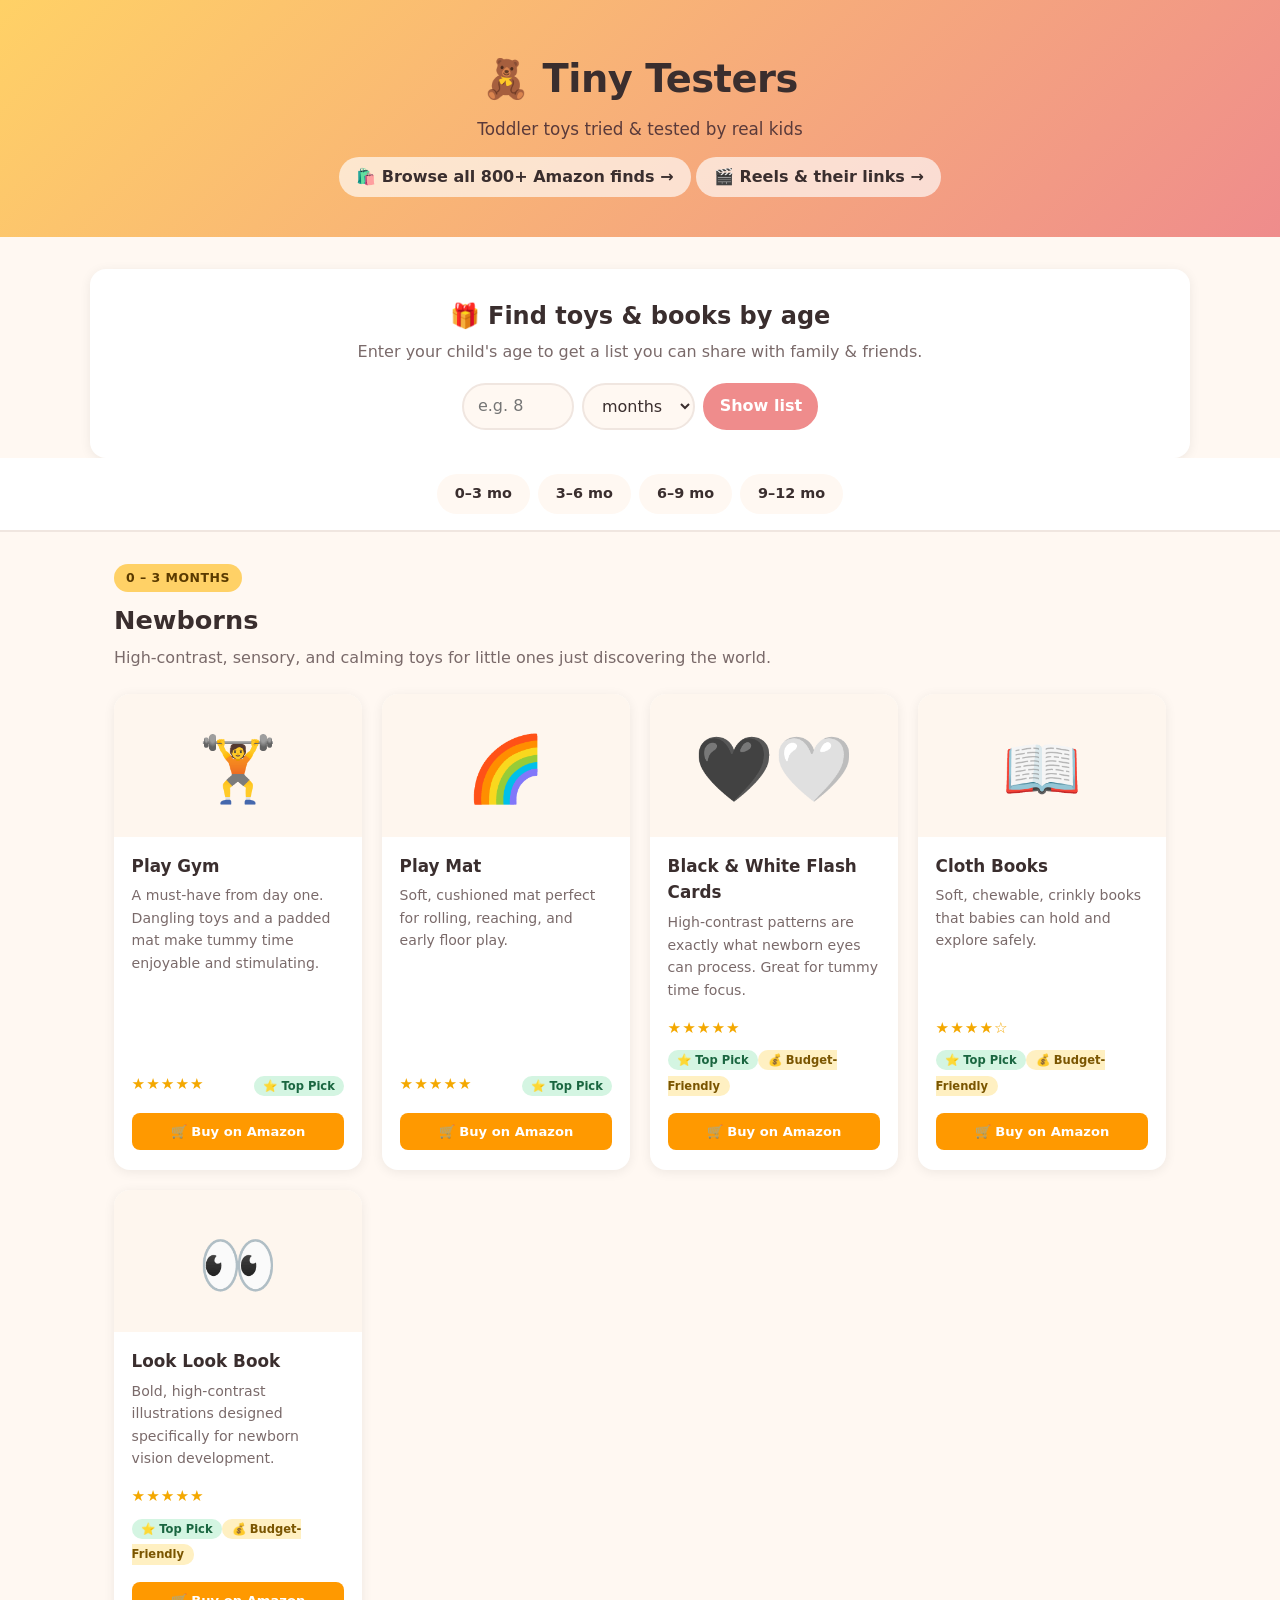
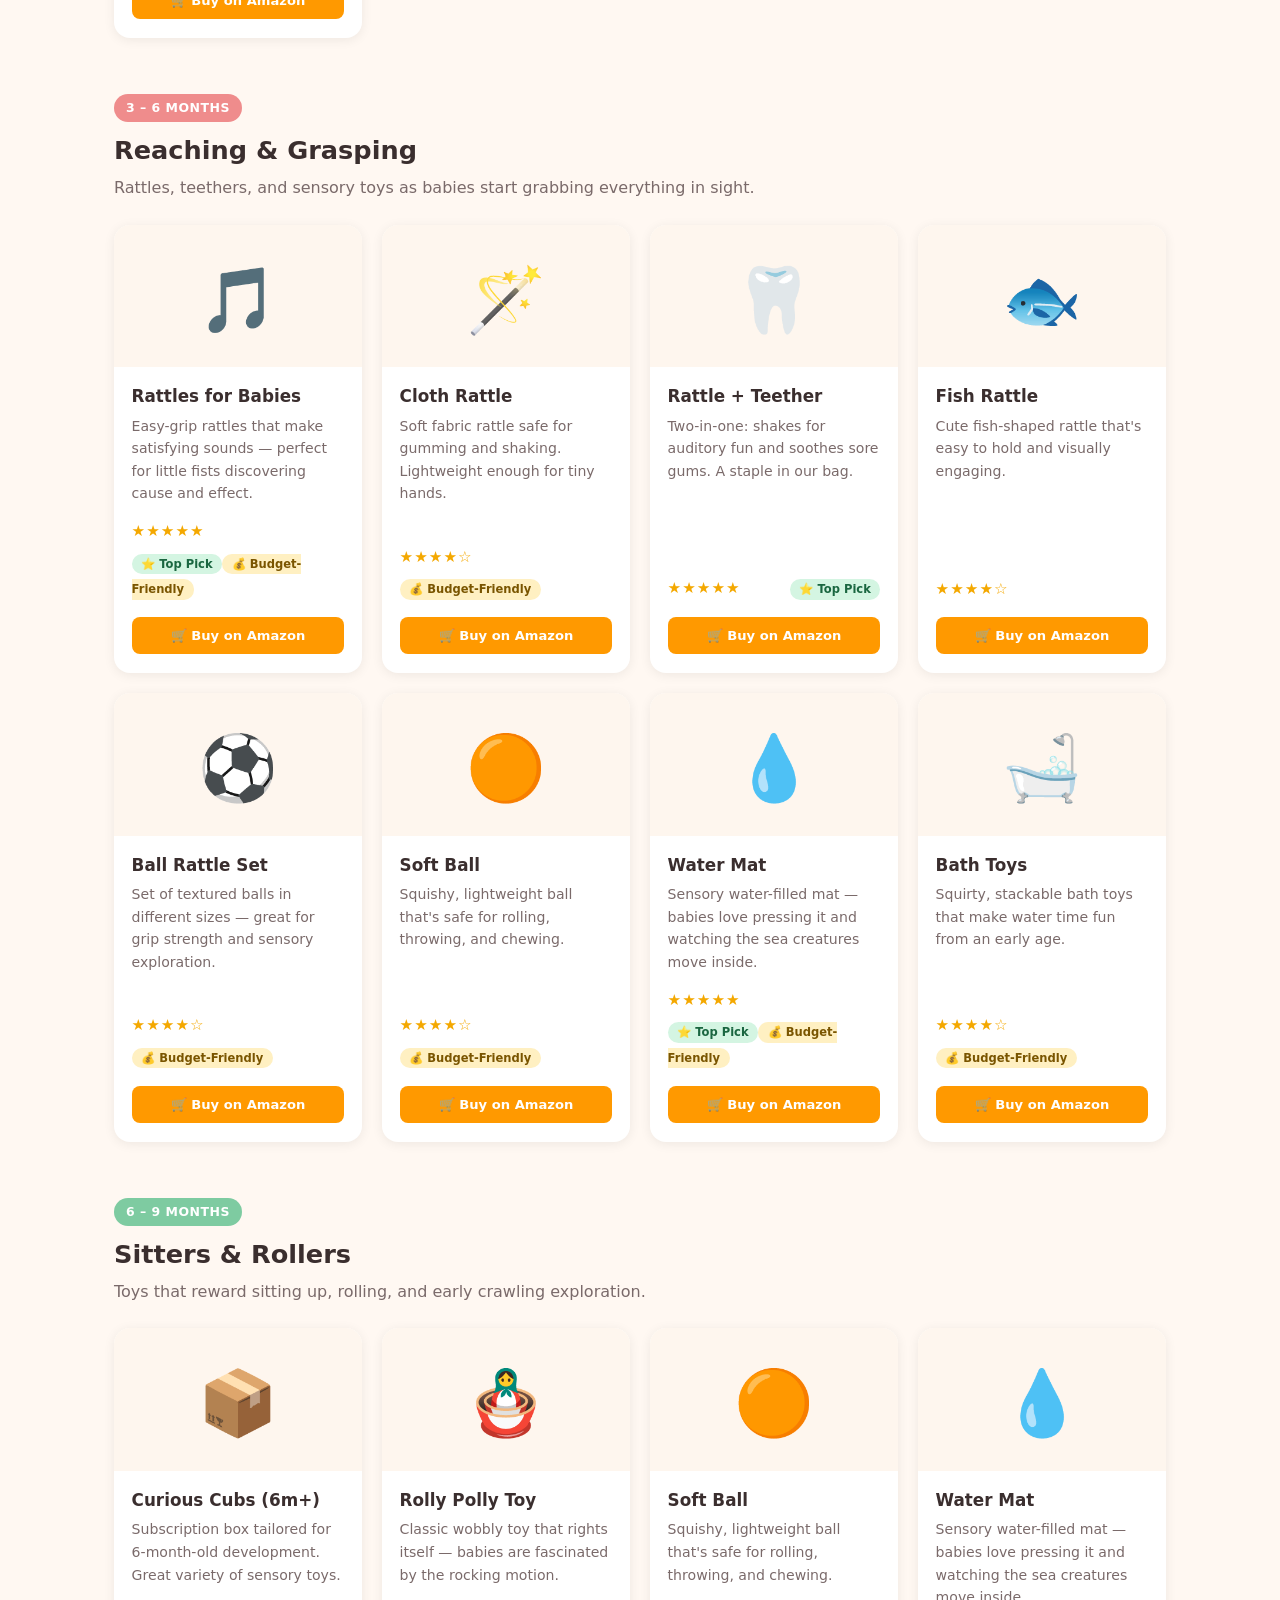
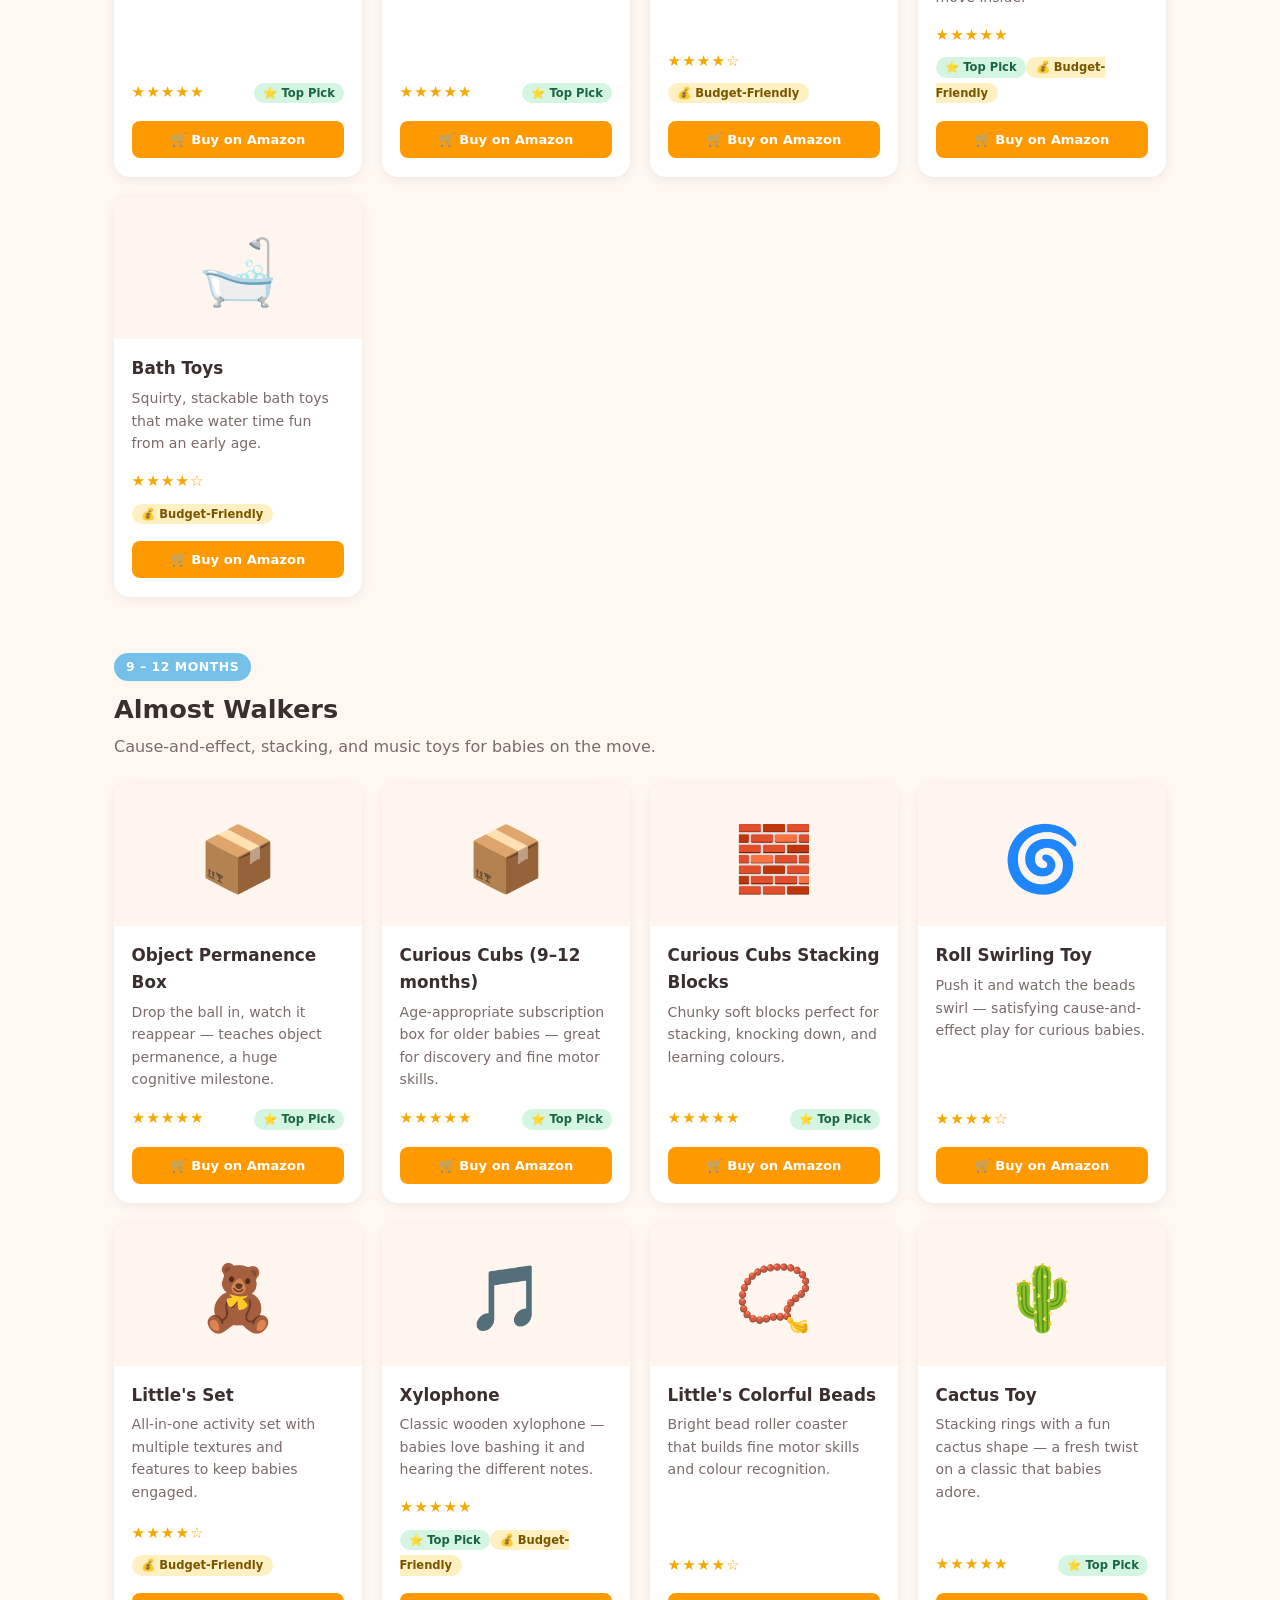
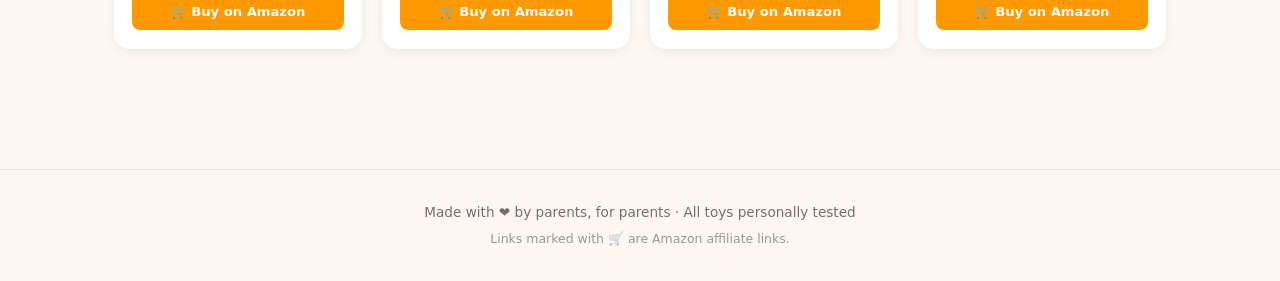
<file: index.html>
<!DOCTYPE html>
<html lang="en">
<head>
  <meta charset="UTF-8" />
  <meta name="viewport" content="width=device-width, initial-scale=1.0" />
  <title>Tiny Testers — Toddler Toys, Tried & Tested</title>
  <link rel="stylesheet" href="style.css" />
</head>
<body>

  <header>
    <div class="header-inner">
      <div class="logo">🧸 Tiny Testers</div>
      <p class="tagline">Toddler toys tried & tested by real kids</p>
      <a class="finds-link" href="finds.html">🛍️ Browse all 800+ Amazon finds →</a>
      <a class="finds-link" href="reels.html">🎬 Reels &amp; their links →</a>
    </div>
  </header>

  <section class="finder" id="finder">
    <h2>🎁 Find toys &amp; books by age</h2>
    <p class="finder-sub">Enter your child's age to get a list you can share with family &amp; friends.</p>
    <form class="finder-form" id="finder-form">
      <label for="age-value" class="visually-hidden">Age</label>
      <input id="age-value" type="number" min="0" max="10" step="1" placeholder="e.g. 8" required />
      <label for="age-unit" class="visually-hidden">Unit</label>
      <select id="age-unit">
        <option value="months">months</option>
        <option value="years">years</option>
      </select>
      <button type="submit">Show list</button>
    </form>

    <div class="finder-results" id="finder-results" hidden>
      <div class="results-head">
        <h3 id="results-title"></h3>
        <div class="type-tabs" role="tablist">
          <button type="button" data-type="all" class="active">All</button>
          <button type="button" data-type="toy">🧸 Toys</button>
          <button type="button" data-type="book">📚 Books</button>
        </div>
      </div>
      <div class="toy-grid" id="results-grid"></div>
      <div class="link-list-box">
        <h4>🔗 Links for this list</h4>
        <ol class="link-list" id="link-list"></ol>
      </div>
      <div class="share-bar">
        <span>Share this list:</span>
        <button type="button" id="share-native" hidden>📤 Share</button>
        <a id="share-whatsapp" target="_blank" rel="noopener noreferrer">💬 WhatsApp</a>
        <button type="button" id="share-copy-link">🔗 Copy link</button>
        <button type="button" id="share-copy-list">📋 Copy list</button>
        <span class="share-status" id="share-status" role="status"></span>
      </div>
    </div>
  </section>

  <nav class="age-nav">
    <a href="#age-0-3">0–3 mo</a>
    <a href="#age-3-6">3–6 mo</a>
    <a href="#age-6-9">6–9 mo</a>
    <a href="#age-9-12">9–12 mo</a>
    <a href="#age-1-2">1–2 yr</a>
    <a href="#age-2-3">2–3 yr</a>
    <a href="#age-3-4">3–4 yr</a>
  </nav>

  <main>

    <section id="age-0-3" class="age-section">
      <div class="age-header">
        <span class="age-badge">0 – 3 months</span>
        <h2>Newborns</h2>
        <p>High-contrast, sensory, and calming toys for little ones just discovering the world.</p>
      </div>
      <div class="toy-grid" id="grid-0-3"></div>
    </section>

    <section id="age-3-6" class="age-section">
      <div class="age-header">
        <span class="age-badge">3 – 6 months</span>
        <h2>Reaching & Grasping</h2>
        <p>Rattles, teethers, and sensory toys as babies start grabbing everything in sight.</p>
      </div>
      <div class="toy-grid" id="grid-3-6"></div>
    </section>

    <section id="age-6-9" class="age-section">
      <div class="age-header">
        <span class="age-badge">6 – 9 months</span>
        <h2>Sitters & Rollers</h2>
        <p>Toys that reward sitting up, rolling, and early crawling exploration.</p>
      </div>
      <div class="toy-grid" id="grid-6-9"></div>
    </section>

    <section id="age-9-12" class="age-section">
      <div class="age-header">
        <span class="age-badge">9 – 12 months</span>
        <h2>Almost Walkers</h2>
        <p>Cause-and-effect, stacking, and music toys for babies on the move.</p>
      </div>
      <div class="toy-grid" id="grid-9-12"></div>
    </section>

    <section id="age-1-2" class="age-section">
      <div class="age-header">
        <span class="age-badge">1 – 2 years</span>
        <h2>First Walkers</h2>
        <p>Toys that support walking, stacking, sorting, and big emotions.</p>
      </div>
      <div class="toy-grid" id="grid-1-2"></div>
    </section>

    <section id="age-2-3" class="age-section">
      <div class="age-header">
        <span class="age-badge">2 – 3 years</span>
        <h2>Curious Explorers</h2>
        <p>Imaginative play, art, and building for little minds on the go.</p>
      </div>
      <div class="toy-grid" id="grid-2-3"></div>
    </section>

    <section id="age-3-4" class="age-section">
      <div class="age-header">
        <span class="age-badge">3 – 4 years</span>
        <h2>Creative Thinkers</h2>
        <p>Complex play, role-play, and early STEM toys.</p>
      </div>
      <div class="toy-grid" id="grid-3-4"></div>
    </section>

  </main>

  <footer>
    <p>Made with ❤️ by parents, for parents · All toys personally tested</p>
    <p class="footer-note">Links marked with 🛒 are Amazon affiliate links.</p>
  </footer>

  <script src="toys.js"></script>
  <script src="app.js"></script>
</body>
</html>
</file>
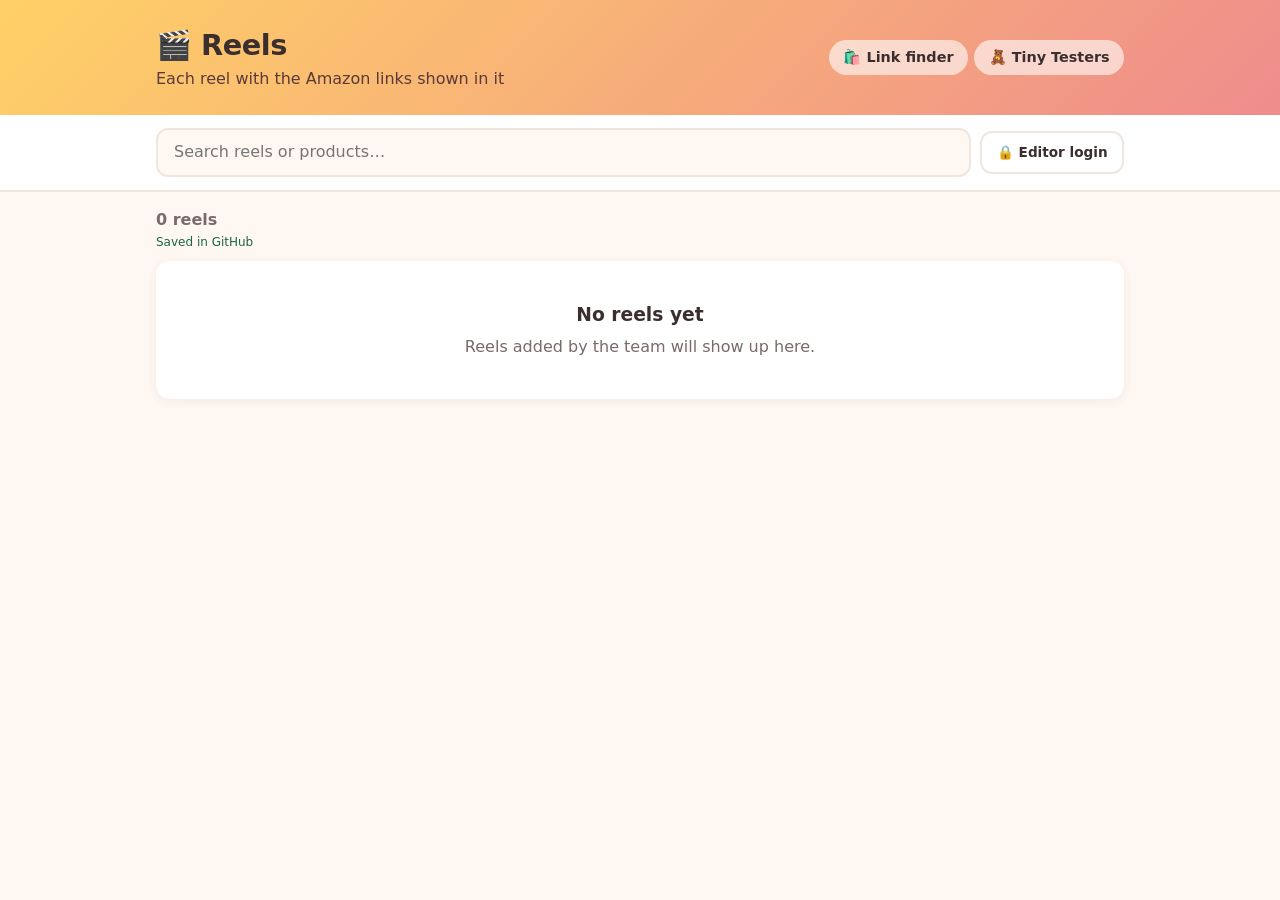
<file: reels.html>
<!DOCTYPE html>
<html lang="en">
<head>
  <meta charset="UTF-8" />
  <meta name="viewport" content="width=device-width, initial-scale=1.0" />
  <title>Amazon Finds — Reels</title>
  <link rel="stylesheet" href="finds.css" />
  <link rel="stylesheet" href="reels.css" />
</head>
<body>

  <header class="top">
    <div class="wrap top-inner">
      <div>
        <h1>🎬 Reels</h1>
        <p class="sub">Each reel with the Amazon links shown in it</p>
      </div>
      <nav class="top-nav">
        <a class="back" href="finds.html">🛍️ Link finder</a>
        <a class="back" href="index.html">🧸 Tiny Testers</a>
      </nav>
    </div>
  </header>

  <div class="toolbar">
    <div class="wrap toolbar-row">
      <label for="search" class="visually-hidden">Search reels</label>
      <input id="search" type="search" placeholder="Search reels or products…" autocomplete="off" />
      <button type="button" class="primary" id="add-btn" hidden>＋ Add reel</button>
      <button type="button" class="ghost" id="lock-btn">🔒 Editor login</button>
    </div>
    <div class="wrap">
      <div class="chips" id="cat-chips" aria-label="Category"></div>
    </div>
  </div>

  <main class="wrap">
    <form class="unlock" id="unlock-form" hidden>
      <label for="unlock-pw">Editor password</label>
      <div class="unlock-row">
        <input id="unlock-pw" type="password" autocomplete="current-password" />
        <button type="submit" class="primary">Unlock</button>
        <button type="button" id="unlock-cancel" class="ghost">Cancel</button>
      </div>
      <p class="form-error" id="unlock-error" role="alert"></p>
    </form>
    <section class="editor" id="editor" hidden>
      <h2 id="editor-title">Add a reel</h2>
      <form id="reel-form" novalidate>
        <label for="f-reel">Reel link</label>
        <input id="f-reel" type="url" placeholder="https://www.instagram.com/reel/…" required />

        <label for="f-cat">Category</label>
        <select id="f-cat"></select>

        <label for="f-title">Title</label>
        <input id="f-title" type="text" placeholder="e.g. 5 busy toys for 1 year olds" />

        <label for="f-links">Amazon links <span class="hint">one per line — “Product name - link” or just the link</span></label>
        <textarea id="f-links" rows="6" placeholder="Busy board - https://amzn.to/4eiTX5V&#10;Stacking cups - https://amzn.to/3PtzS07"></textarea>
        <p class="hint" id="f-links-count"></p>

        <label for="f-key">GitHub token <span class="hint">saved in this browser after the first save</span></label>
        <input id="f-key" type="password" autocomplete="off" placeholder="github_pat_…" />
        <p class="hint" id="token-help">Needed once per browser to save into GitHub.
          <a href="https://github.com/settings/personal-access-tokens/new" target="_blank" rel="noopener noreferrer">Create a token</a>:
          Repository access → Only select repositories → <strong>amazon-finds</strong>;
          Permissions → Contents → <strong>Read and write</strong>.</p>

        <p class="form-error" id="form-error" role="alert"></p>
        <div class="form-actions">
          <button type="submit" class="primary" id="save-btn">Save reel</button>
          <button type="button" id="cancel-btn">Cancel</button>
        </div>
      </form>
    </section>

    <div class="result-bar">
      <div>
        <span id="result-count" aria-live="polite"></span>
        <span class="source" id="source-status">Loading reels…</span>
      </div>
      <div class="result-actions">
        <button type="button" id="copy-view" hidden>📋 Copy all links</button>
      </div>
    </div>

    <div class="reels" id="reels"></div>
  </main>

  <div class="toast" id="toast" role="status"></div>

  <script src="fuzzy.js"></script>
  <script src="reels.js"></script>
</body>
</html>
</file>
<file: style.css>
*, *::before, *::after { box-sizing: border-box; margin: 0; padding: 0; }

[hidden] { display: none !important; }

:root {
  --yellow: #ffd166;
  --coral:  #ef8c8c;
  --mint:   #7ecba1;
  --sky:    #74c0e8;
  --lavender: #b39ddb;
  --bg:     #fff8f2;
  --text:   #3a2e2e;
  --muted:  #7a6a6a;
  --radius: 16px;
}

body {
  font-family: 'Segoe UI', system-ui, sans-serif;
  background: var(--bg);
  color: var(--text);
  line-height: 1.6;
}

/* ── Header ── */
header {
  background: linear-gradient(135deg, #ffd166 0%, #ef8c8c 100%);
  padding: 3rem 1.5rem 2.5rem;
  text-align: center;
}
.logo { font-size: 2.4rem; font-weight: 800; letter-spacing: -0.5px; }
.finds-link {
  display: inline-block; margin-top: .9rem; padding: .45rem 1.1rem;
  background: rgba(255,255,255,.65); color: var(--text); font-weight: 700;
  text-decoration: none; border-radius: 99px;
}
.finds-link:hover { background: #fff; }
.tagline { margin-top: .4rem; font-size: 1.05rem; color: #5a3a3a; }

/* ── Age nav ── */
.age-nav {
  display: flex;
  gap: .5rem;
  justify-content: center;
  flex-wrap: wrap;
  padding: 1rem 1.5rem;
  background: #fff;
  border-bottom: 2px solid #f0e6e0;
  position: sticky;
  top: 0;
  z-index: 100;
}
.age-nav a {
  text-decoration: none;
  background: var(--bg);
  color: var(--text);
  font-weight: 600;
  font-size: .9rem;
  padding: .4rem 1rem;
  border-radius: 99px;
  border: 2px solid transparent;
  transition: all .2s;
}
.age-nav a:hover { border-color: var(--coral); color: var(--coral); }

/* ── Sections ── */
main { max-width: 1100px; margin: 0 auto; padding: 2rem 1.5rem 4rem; }

.age-section { margin-bottom: 3.5rem; }

.age-header { margin-bottom: 1.5rem; }

.age-badge {
  display: inline-block;
  background: var(--yellow);
  color: #5a3a00;
  font-size: .78rem;
  font-weight: 700;
  padding: .25rem .75rem;
  border-radius: 99px;
  text-transform: uppercase;
  letter-spacing: .04em;
  margin-bottom: .5rem;
}
#age-3-6  .age-badge { background: var(--coral);    color: #fff; }
#age-6-9  .age-badge { background: var(--mint);     color: #fff; }
#age-9-12 .age-badge { background: var(--sky);      color: #fff; }
#age-1-2  .age-badge { background: var(--lavender); color: #fff; }
#age-2-3  .age-badge { background: #f4845f;         color: #fff; }
#age-3-4  .age-badge { background: #5c9ed6;         color: #fff; }

.age-header h2 { font-size: 1.6rem; font-weight: 700; }
.age-header p  { color: var(--muted); margin-top: .25rem; }

/* ── Toy grid ── */
.toy-grid {
  display: grid;
  grid-template-columns: repeat(auto-fill, minmax(240px, 1fr));
  gap: 1.25rem;
}

/* ── Toy card ── */
.toy-card {
  background: #fff;
  border-radius: var(--radius);
  box-shadow: 0 2px 12px rgba(0,0,0,.07);
  overflow: hidden;
  display: flex;
  flex-direction: column;
  transition: transform .2s, box-shadow .2s;
}
.toy-card:hover { transform: translateY(-4px); box-shadow: 0 8px 24px rgba(0,0,0,.12); }

.toy-emoji {
  font-size: 4rem;
  text-align: center;
  padding: 1.5rem 1rem 1rem;
  background: #fef6ee;
}
.toy-body { padding: 1rem 1.1rem 1.2rem; flex: 1; display: flex; flex-direction: column; }
.toy-name { font-size: 1.05rem; font-weight: 700; margin-bottom: .3rem; }
.toy-desc { font-size: .88rem; color: var(--muted); flex: 1; }

.toy-meta {
  display: flex;
  align-items: center;
  justify-content: space-between;
  margin-top: .9rem;
  flex-wrap: wrap;
  gap: .4rem;
}

.stars { color: #f4a800; font-size: .95rem; letter-spacing: 1px; }

.tag {
  font-size: .72rem;
  font-weight: 600;
  padding: .2rem .6rem;
  border-radius: 99px;
  background: #f0e6e0;
  color: var(--muted);
}
.tag.hit    { background: #d4f5e2; color: #1a6640; }
.tag.budget { background: #fff0c2; color: #7a5500; }
.tag.skip   { background: #fde0e0; color: #a00; }

/* ── Empty state ── */
.empty {
  grid-column: 1/-1;
  text-align: center;
  color: var(--muted);
  padding: 2rem;
  font-size: .95rem;
}

/* ── Buy button ── */
.buy-btn {
  display: block;
  margin-top: 1rem;
  padding: .5rem 1rem;
  background: #ff9900;
  color: #fff;
  font-weight: 700;
  font-size: .82rem;
  text-align: center;
  text-decoration: none;
  border-radius: 8px;
  transition: background .2s, transform .1s;
}
.buy-btn:hover { background: #e68900; transform: scale(1.02); }

/* ── Age finder ── */
.visually-hidden {
  position: absolute; width: 1px; height: 1px; overflow: hidden;
  clip: rect(0 0 0 0); white-space: nowrap;
}

.finder {
  max-width: 1100px;
  margin: 2rem auto 0;
  padding: 1.75rem 1.5rem;
  background: #fff;
  border-radius: var(--radius);
  box-shadow: 0 2px 12px rgba(0,0,0,.07);
  text-align: center;
}
@media (max-width: 1148px) { .finder { margin: 1.5rem 1rem 0; } }
.finder h2 { font-size: 1.5rem; }
.finder-sub { color: var(--muted); margin-top: .25rem; }

.finder-form {
  display: flex;
  gap: .5rem;
  justify-content: center;
  flex-wrap: wrap;
  margin-top: 1.1rem;
}
.finder-form input,
.finder-form select,
.finder-form button {
  font: inherit;
  padding: .55rem .9rem;
  border-radius: 99px;
  border: 2px solid #f0e6e0;
  background: var(--bg);
  color: var(--text);
}
.finder-form input { width: 7rem; }
.finder-form button {
  background: var(--coral);
  border-color: var(--coral);
  color: #fff;
  font-weight: 700;
  cursor: pointer;
}
.finder-form button:hover { background: #e07474; }

.finder-results { margin-top: 1.75rem; text-align: left; }
.results-head {
  display: flex;
  justify-content: space-between;
  align-items: center;
  flex-wrap: wrap;
  gap: .75rem;
  margin-bottom: 1.25rem;
}
.results-head h3 { font-size: 1.3rem; }

.type-tabs { display: flex; gap: .4rem; }
.type-tabs button,
.share-bar button,
.share-bar a {
  font: inherit;
  font-size: .85rem;
  font-weight: 600;
  padding: .4rem .9rem;
  border-radius: 99px;
  border: 2px solid #f0e6e0;
  background: var(--bg);
  color: var(--text);
  text-decoration: none;
  cursor: pointer;
}
.type-tabs button.active { background: var(--yellow); border-color: var(--yellow); }
.share-bar button:hover,
.share-bar a:hover { border-color: var(--coral); color: var(--coral); }

.link-list-box {
  margin-top: 1.5rem;
  padding: 1rem 1.25rem;
  background: var(--bg);
  border-radius: 12px;
}
.link-list-box h4 { font-size: 1rem; margin-bottom: .5rem; }
.link-list { padding-left: 1.4rem; display: grid; gap: .35rem; }
.link-list li { font-size: .9rem; }
.link-name { font-weight: 600; margin-right: .5rem; }
.link-list a { color: #c0592b; word-break: break-all; }
.empty-links { list-style: none; margin-left: -1.4rem; color: var(--muted); }

.share-bar {
  display: flex;
  align-items: center;
  flex-wrap: wrap;
  gap: .5rem;
  margin-top: 1.5rem;
  padding-top: 1.25rem;
  border-top: 1px solid #f0e6e0;
  font-weight: 600;
}
.share-status { color: #1a6640; font-size: .85rem; }

/* ── Footer ── */
footer {
  text-align: center;
  padding: 2rem;
  color: var(--muted);
  font-size: .85rem;
  border-top: 1px solid #f0e6e0;
}
.footer-note { margin-top: .3rem; font-size: .78rem; opacity: .7; }
</file>
<file: finds.css>
*, *::before, *::after { box-sizing: border-box; margin: 0; padding: 0; }

[hidden] { display: none !important; }

:root {
  --yellow: #ffd166;
  --coral:  #ef8c8c;
  --orange: #ff9900;
  --bg:     #fff8f2;
  --card:   #ffffff;
  --line:   #f0e6e0;
  --text:   #3a2e2e;
  --muted:  #7a6a6a;
  --link:   #b4521f;
}

body {
  font-family: 'Segoe UI', system-ui, sans-serif;
  background: var(--bg);
  color: var(--text);
  line-height: 1.5;
}

.wrap { max-width: 1000px; margin: 0 auto; padding-inline: 1rem; }

.visually-hidden {
  position: absolute; width: 1px; height: 1px; overflow: hidden;
  clip: rect(0 0 0 0); white-space: nowrap;
}

/* ── Header ── */
.top { background: linear-gradient(135deg, var(--yellow) 0%, var(--coral) 100%); padding-block: 1.5rem; }
.top-inner { display: flex; justify-content: space-between; align-items: center; gap: 1rem; flex-wrap: wrap; }
.top h1 { font-size: 1.8rem; letter-spacing: -0.5px; }
.sub { color: #5a3a3a; }
#total-count { font-weight: 700; }
.top-nav { display: flex; gap: .4rem; flex-wrap: wrap; }
.back {
  color: var(--text); font-weight: 600; text-decoration: none; font-size: .9rem;
  background: rgba(255,255,255,.6); padding: .4rem .9rem; border-radius: 99px;
}
.back:hover { background: #fff; }

/* ── Toolbar ── */
.toolbar {
  position: sticky; top: 0; z-index: 10;
  background: var(--card); border-bottom: 2px solid var(--line);
  padding-block: .8rem;
}
.toolbar .wrap { display: grid; gap: .6rem; }

#search {
  width: 100%; font: inherit; font-size: 1rem;
  padding: .65rem 1rem; border-radius: 12px;
  border: 2px solid var(--line); background: var(--bg); color: var(--text);
}
#search:focus { outline: none; border-color: var(--coral); }

.chips { display: flex; gap: .4rem; flex-wrap: wrap; align-items: center; }
.chips .label { font-size: .8rem; font-weight: 700; color: var(--muted); margin-right: .1rem; }

.chip {
  font: inherit; font-size: .85rem; font-weight: 600;
  padding: .3rem .8rem; border-radius: 99px;
  border: 2px solid var(--line); background: var(--bg); color: var(--text);
  cursor: pointer; white-space: nowrap;
}
.chip .n { font-weight: 500; color: var(--muted); font-variant-numeric: tabular-nums; }
.chip:hover:not(:disabled) { border-color: var(--coral); }
.chip.active { background: var(--yellow); border-color: var(--yellow); }
.chip.active .n { color: var(--text); }
.chip:disabled { opacity: .4; cursor: default; }
.chip.small { font-size: .78rem; padding: .2rem .65rem; }

@media (max-width: 640px) {
  .chips { flex-wrap: nowrap; overflow-x: auto; padding-bottom: .2rem; scrollbar-width: none; }
  .chips::-webkit-scrollbar { display: none; }
}

/* ── Results ── */
.result-bar {
  display: flex; justify-content: space-between; align-items: center;
  flex-wrap: wrap; gap: .6rem; padding-block: 1rem .6rem;
}
.source { display: block; font-size: .75rem; color: #1a6640; margin-top: .1rem; }
.source.warn { color: #9a5b00; }
#result-count { font-weight: 700; color: var(--muted); font-variant-numeric: tabular-nums; }
.result-actions { display: flex; gap: .4rem; flex-wrap: wrap; }
.result-actions button {
  font: inherit; font-size: .85rem; font-weight: 600;
  padding: .4rem .85rem; border-radius: 99px; cursor: pointer;
  border: 2px solid var(--line); background: var(--card); color: var(--text);
}
.result-actions button:hover:not(:disabled) { border-color: var(--coral); color: #c95a5a; }
.result-actions button:disabled { opacity: .4; cursor: default; }

.list {
  list-style: none; background: var(--card); border-radius: 14px;
  box-shadow: 0 2px 12px rgba(0,0,0,.06); margin-bottom: 3rem; overflow: hidden;
}
.row {
  display: flex; justify-content: space-between; align-items: center; gap: 1rem;
  padding: .75rem 1rem; border-bottom: 1px solid var(--line);
}
.row:last-child { border-bottom: 0; }
.row:hover { background: #fffbf7; }

.info { min-width: 0; flex: 1; }
.name { font-weight: 600; font-size: .95rem; overflow-wrap: anywhere; }
.meta { display: flex; flex-wrap: wrap; gap: .3rem; margin-top: .25rem; }
.meta span {
  font-size: .72rem; font-weight: 600; color: var(--muted);
  background: var(--bg); border-radius: 99px; padding: .1rem .55rem;
}

.actions { display: flex; align-items: center; gap: .5rem; flex-shrink: 0; }
.link-text { color: var(--link); font-size: .85rem; font-family: ui-monospace, Consolas, monospace; }
.copy {
  font: inherit; font-size: .8rem; font-weight: 700; cursor: pointer;
  background: var(--orange); color: #fff; border: 0; border-radius: 8px; padding: .35rem .8rem;
}
.copy:hover { background: #e68900; }
.missing { font-size: .8rem; color: var(--muted); font-style: italic; }
.empty { padding: 2rem; text-align: center; color: var(--muted); }

@media (max-width: 640px) {
  .row { flex-direction: column; align-items: stretch; gap: .5rem; }
  .actions { justify-content: space-between; }
}

button:focus-visible, a:focus-visible { outline: 3px solid var(--coral); outline-offset: 2px; }

/* ── Toast ── */
.toast {
  position: fixed; left: 50%; bottom: 1.5rem; transform: translate(-50%, 1rem);
  background: var(--text); color: #fff; font-weight: 600; font-size: .9rem;
  padding: .6rem 1.1rem; border-radius: 99px; opacity: 0; pointer-events: none;
  transition: opacity .2s, transform .2s;
}
.toast.show { opacity: 1; transform: translate(-50%, 0); }

@media (prefers-reduced-motion: reduce) { .toast { transition: none; } }
</file>
<file: reels.css>
/* Reels page — builds on finds.css tokens and components. */

.toolbar-row { display: flex !important; gap: .6rem; align-items: center; }
.toolbar-row #search { flex: 1; min-width: 0; }

button.primary {
  font: inherit; font-weight: 700; font-size: .9rem; cursor: pointer; white-space: nowrap;
  background: var(--coral); color: #fff; border: 2px solid var(--coral);
  border-radius: 12px; padding: .6rem 1rem;
}
button.primary:hover:not(:disabled) { background: #e07474; border-color: #e07474; }
button.primary:disabled { opacity: .6; cursor: default; }

/* ── Editor ── */
.editor {
  background: var(--card); border-radius: 14px; box-shadow: 0 2px 12px rgba(0,0,0,.06);
  padding: 1.25rem; margin-top: 1rem; scroll-margin-top: 6rem;
}
.editor h2 { font-size: 1.2rem; margin-bottom: .75rem; }
.editor form { display: grid; gap: .35rem; }
.editor label { font-weight: 700; font-size: .85rem; margin-top: .5rem; }
.editor input, .editor textarea {
  width: 100%; font: inherit; font-size: .95rem; padding: .55rem .8rem;
  border: 2px solid var(--line); border-radius: 10px; background: var(--bg); color: var(--text);
}
.editor textarea { resize: vertical; font-family: ui-monospace, Consolas, monospace; font-size: .85rem; }
.editor input:focus, .editor textarea:focus { outline: none; border-color: var(--coral); }
.hint { font-weight: 400; font-size: .78rem; color: var(--muted); }
.form-error { color: #a00; font-weight: 600; font-size: .85rem; min-height: 1.2em; margin-top: .3rem; }
.form-actions { display: flex; gap: .5rem; }
.form-actions button:not(.primary) {
  font: inherit; font-weight: 600; cursor: pointer; padding: .6rem 1rem;
  border-radius: 12px; border: 2px solid var(--line); background: var(--card); color: var(--text);
}

/* ── Reel cards ── */
.reels { display: grid; gap: 1.25rem; margin-bottom: 3rem; }

.reel-card {
  display: grid; grid-template-columns: 300px 1fr; gap: 1.25rem;
  background: var(--card); border-radius: 14px; box-shadow: 0 2px 12px rgba(0,0,0,.06);
  padding: 1rem; align-items: start;
}

.preview {
  width: 100%; max-width: 300px; aspect-ratio: 9 / 16; max-height: 540px;
  border-radius: 12px; overflow: hidden; background: #f3ebe5;
}
.preview iframe { width: 100%; height: 100%; border: 0; display: block; }
.preview.fallback {
  display: flex; flex-direction: column; align-items: center; justify-content: center; gap: .4rem;
  color: var(--text); font-weight: 700; text-decoration: none;
}
.preview.fallback span { font-size: 2.5rem; }

.reel-body { min-width: 0; display: grid; gap: .5rem; }
.reel-body h3 { font-size: 1.15rem; text-wrap: balance; }
.reel-link { font-size: .8rem; color: var(--muted); overflow-wrap: anywhere; }

.reel-links { padding-left: 1.3rem; display: grid; gap: .5rem; margin-top: .25rem; }
.reel-links li { font-size: .9rem; }
.lname { display: block; font-weight: 600; overflow-wrap: anywhere; }
.lrow { display: flex; align-items: center; gap: .5rem; flex-wrap: wrap; }

.card-actions { display: flex; gap: .4rem; flex-wrap: wrap; margin-top: .5rem; }
.card-actions button {
  font: inherit; font-size: .82rem; font-weight: 600; cursor: pointer;
  padding: .35rem .8rem; border-radius: 99px; border: 2px solid var(--line); background: var(--card); color: var(--text);
}
.card-actions button:hover:not(:disabled) { border-color: var(--coral); }
.card-actions button:disabled { opacity: .4; cursor: default; }
.card-actions .danger:hover { border-color: #d66; color: #a00; }

.empty-state {
  background: var(--card); border-radius: 14px; padding: 2.5rem 1.5rem; text-align: center;
  box-shadow: 0 2px 12px rgba(0,0,0,.06); color: var(--muted);
}
.empty-state h3 { color: var(--text); margin-bottom: .4rem; }

@media (max-width: 700px) {
  .reel-card { grid-template-columns: 1fr; }
  .preview { margin-inline: auto; max-width: 220px; }
}

button.ghost {
  font: inherit; font-weight: 600; font-size: .85rem; cursor: pointer; white-space: nowrap;
  background: var(--card); color: var(--text); border: 2px solid var(--line);
  border-radius: 12px; padding: .6rem .9rem;
}
button.ghost:hover { border-color: var(--coral); }

.unlock {
  background: var(--card); border-radius: 14px; box-shadow: 0 2px 12px rgba(0,0,0,.06);
  padding: 1rem 1.25rem; margin-top: 1rem; display: grid; gap: .4rem;
}
.unlock label { font-weight: 700; font-size: .85rem; }
.unlock-row { display: flex; gap: .5rem; flex-wrap: wrap; }
.unlock-row input {
  flex: 1; min-width: 0; font: inherit; padding: .55rem .8rem;
  border: 2px solid var(--line); border-radius: 10px; background: var(--bg); color: var(--text);
}
.unlock-row input:focus { outline: none; border-color: var(--coral); }

@media (max-width: 500px) {
  .toolbar-row { flex-wrap: wrap; }
  .toolbar-row #search { flex-basis: 100%; }
}

.hidden-note {
  font-size: .8rem; font-weight: 600; color: #9a5b00;
  background: #fff0c2; border-radius: 8px; padding: .3rem .6rem; justify-self: start;
}

#cat-chips { margin-top: .6rem; }
.editor select {
  width: 100%; font: inherit; font-size: .95rem; padding: .55rem .8rem;
  border: 2px solid var(--line); border-radius: 10px; background: var(--bg); color: var(--text);
}
.cat-badge {
  justify-self: start; font-size: .75rem; font-weight: 700;
  background: var(--bg); border-radius: 99px; padding: .15rem .6rem; color: var(--muted);
}
</file>
